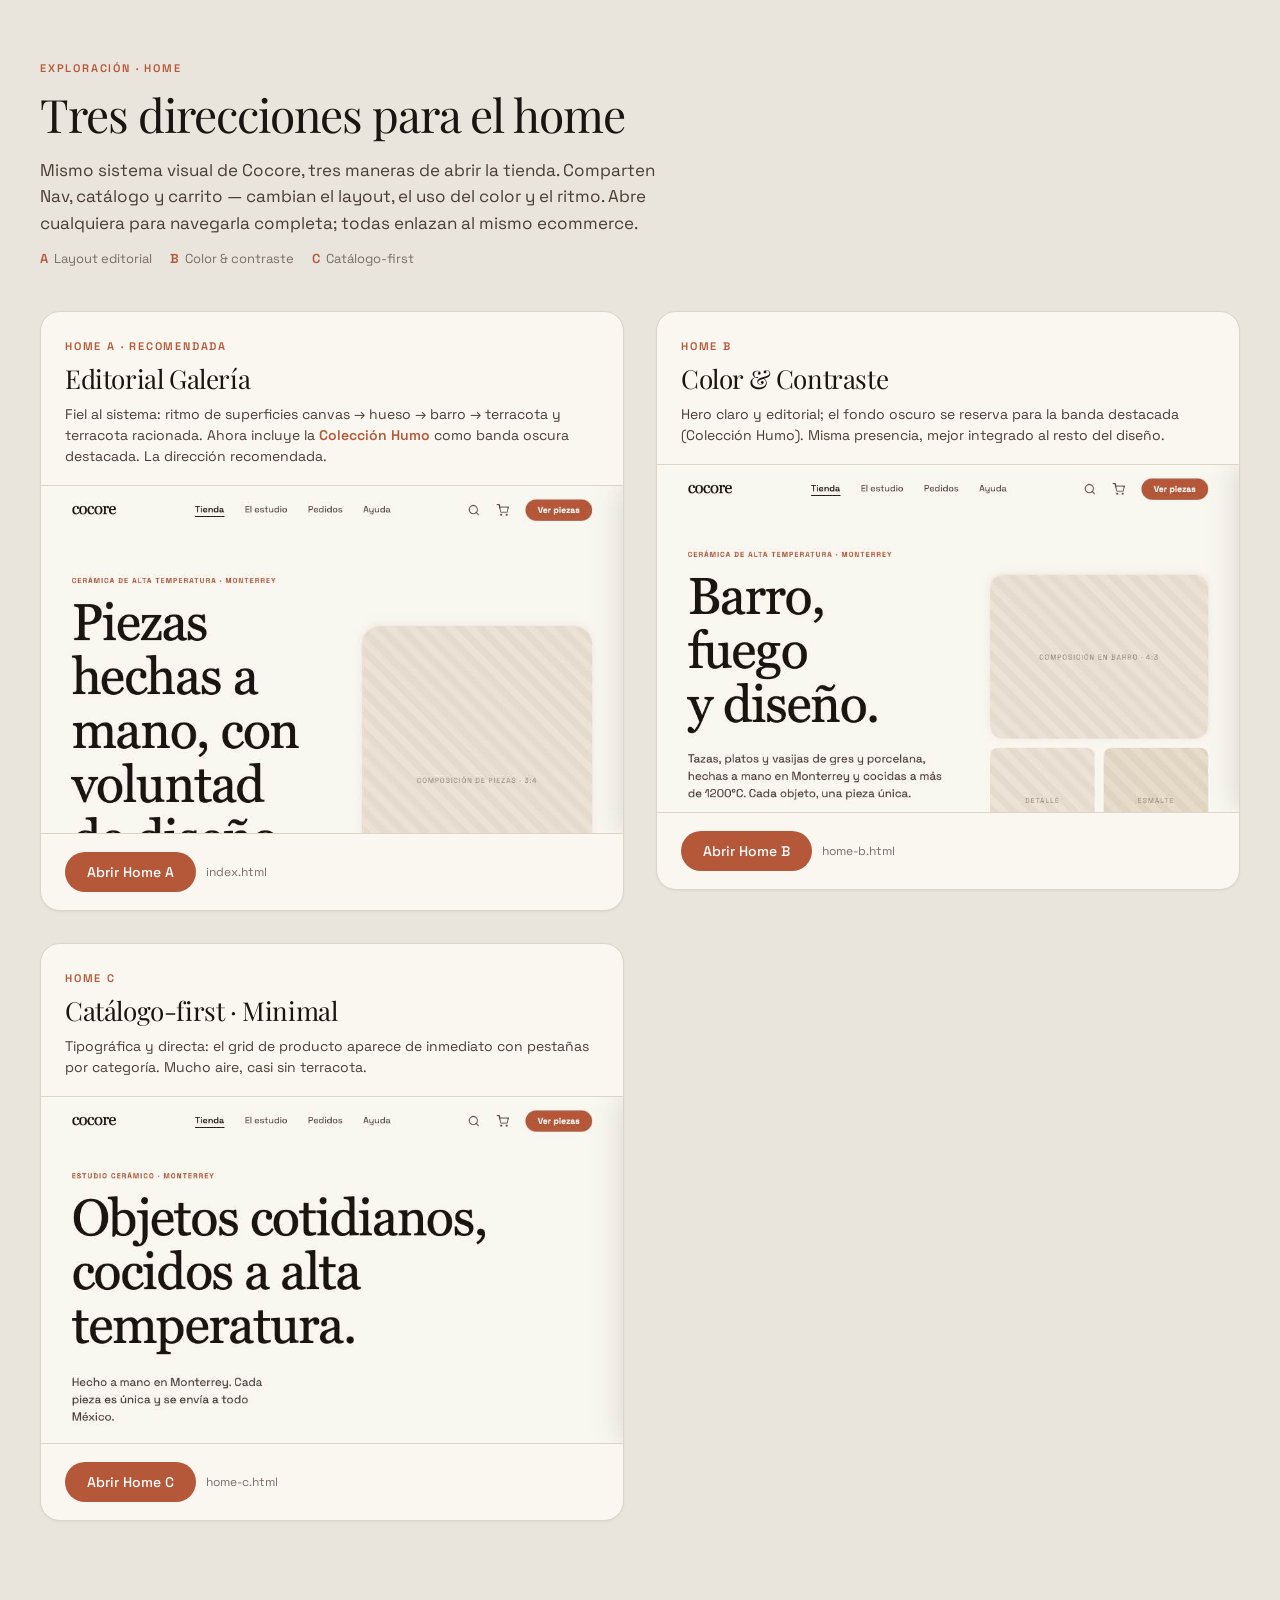
<file: explorar-home.html>
<!DOCTYPE html>
<html lang="es">
<head>
<meta charset="UTF-8">
<meta name="viewport" content="width=device-width, initial-scale=1.0">
<title>Cocore — Variaciones del Home</title>
<link rel="stylesheet" href="colors_and_type.css">
<style>
  * { box-sizing: border-box; }
  html, body { margin: 0; background: #e9e4dc; color: var(--ink); font-family: var(--font-body); }
  .wrap { max-width: 1320px; margin: 0 auto; padding: 56px 40px 80px; }
  .head { margin-bottom: 44px; }
  .grid { display: grid; grid-template-columns: repeat(auto-fit, minmax(380px, 1fr)); gap: 32px; align-items: start; }
  .card { background: var(--canvas); border: 1px solid var(--hairline); border-radius: var(--radius-lg); overflow: hidden; box-shadow: 0 1px 3px rgba(26,21,16,.05); }
  .card-h { padding: 22px 24px 18px; }
  .badge { display:inline-block; font-size:11px; font-weight:600; letter-spacing:1.8px; text-transform:uppercase; color: var(--terracota); margin-bottom: 8px; }
  .card-h h2 { font-family: var(--font-display); font-weight: 400; font-size: 26px; letter-spacing: -.4px; margin: 0 0 8px; }
  .card-h p { font-size: 14px; line-height: 1.5; color: var(--body); margin: 0; }
  .frame { position: relative; overflow: hidden; border-top: 1px solid var(--hairline); background: var(--canvas); }
  .frame img { width: 100%; display:block; }
  .card-f { display:flex; gap:10px; padding: 18px 24px; border-top: 1px solid var(--hairline); }
  a.btn { display:inline-flex; align-items:center; gap:7px; text-decoration:none; font-size:14px; font-weight:500; border-radius: var(--radius-pill); padding: 11px 22px; cursor:pointer; transition: background .18s; }
  a.primary { background: var(--terracota); color:#fff; }
  a.primary:hover { background: var(--terracota-active); }
  a.ghost { background: transparent; color: var(--ink); border:1px solid var(--hairline); }
  a.ghost:hover { border-color: var(--ink); }
  .tag { font-size:12px; color: var(--muted); }
  .head h1 { font-family: var(--font-display); font-weight: 400; font-size: 46px; letter-spacing: -1px; margin: 0 0 12px; }
  .head p { font-size: 17px; line-height: 1.55; color: var(--body); max-width: 640px; margin: 0; }
  .dims { display:flex; gap:18px; flex-wrap:wrap; margin-top: 14px; }
  .dims span { font-size:13px; color: var(--muted); display:flex; align-items:center; gap:6px; }
  .dims b { color: var(--terracota); font-weight:600; }
</style>
</head>
<body>
<template id="__bundler_thumbnail" data-bg-color="#e9e4dc">
  <svg viewBox="0 0 1200 800" xmlns="http://www.w3.org/2000/svg">
    <rect width="1200" height="800" fill="#e9e4dc"/>
    <rect x="170" y="230" width="260" height="340" rx="20" fill="#faf6f0" stroke="#ddd5c8" stroke-width="3"/>
    <rect x="470" y="230" width="260" height="340" rx="20" fill="#faf6f0" stroke="#ddd5c8" stroke-width="3"/>
    <rect x="770" y="230" width="260" height="340" rx="20" fill="#faf6f0" stroke="#ddd5c8" stroke-width="3"/>
    <rect x="200" y="270" width="120" height="14" rx="7" fill="#b5583a"/>
    <rect x="200" y="300" width="180" height="22" rx="6" fill="#1a1510"/>
    <rect x="200" y="370" width="200" height="160" rx="12" fill="#e6dccd"/>
    <rect x="500" y="370" width="200" height="160" rx="12" fill="#e6dccd"/>
    <rect x="800" y="370" width="200" height="160" rx="12" fill="#e6dccd"/>
    <circle cx="600" cy="150" r="40" fill="#b5583a"/>
  </svg>
</template>
<div class="wrap">
  <div class="head">
    <div class="badge" style="color: var(--terracota)">Exploración · Home</div>
    <h1>Tres direcciones para el home</h1>
    <p>Mismo sistema visual de Cocore, tres maneras de abrir la tienda. Comparten Nav, catálogo y carrito — cambian el layout, el uso del color y el ritmo. Abre cualquiera para navegarla completa; todas enlazan al mismo ecommerce.</p>
    <div class="dims">
      <span><b>A</b> Layout editorial</span>
      <span><b>B</b> Color &amp; contraste</span>
      <span><b>C</b> Catálogo-first</span>
    </div>
  </div>

  <div class="grid">
    <div class="card">
      <div class="card-h">
        <div class="badge">Home A · Recomendada</div>
        <h2>Editorial Galería</h2>
        <p>Fiel al sistema: ritmo de superficies canvas → hueso → barro → terracota y terracota racionada. Ahora incluye la <b style="color:var(--terracota);font-weight:600">Colección Humo</b> como banda oscura destacada. La dirección recomendada.</p>
      </div>
      <a class="frame" href="index.html" style="display:block"><img src="screenshots/home-a.png" alt="Home A"></a>
      <div class="card-f">
        <a class="btn primary" href="index.html">Abrir Home A</a>
        <span class="tag" style="align-self:center">index.html</span>
      </div>
    </div>

    <div class="card">
      <div class="card-h">
        <div class="badge">Home B</div>
        <h2>Color &amp; Contraste</h2>
        <p>Hero claro y editorial; el fondo oscuro se reserva para la banda destacada (Colección Humo). Misma presencia, mejor integrado al resto del diseño.</p>
      </div>
      <a class="frame" href="home-b.html" style="display:block"><img src="screenshots/home-b.png" alt="Home B"></a>
      <div class="card-f">
        <a class="btn primary" href="home-b.html">Abrir Home B</a>
        <span class="tag" style="align-self:center">home-b.html</span>
      </div>
    </div>

    <div class="card">
      <div class="card-h">
        <div class="badge">Home C</div>
        <h2>Catálogo-first · Minimal</h2>
        <p>Tipográfica y directa: el grid de producto aparece de inmediato con pestañas por categoría. Mucho aire, casi sin terracota.</p>
      </div>
      <a class="frame" href="home-c.html" style="display:block"><img src="screenshots/home-c.png" alt="Home C"></a>
      <div class="card-f">
        <a class="btn primary" href="home-c.html">Abrir Home C</a>
        <span class="tag" style="align-self:center">home-c.html</span>
      </div>
    </div>
  </div>
</div>
</body>
</html>
</file>
<file: colors_and_type.css>
/* ============================================================
   COCORE ATELIER — Colors & Type
   Estudio cerámico de alta temperatura · Monterrey
   Source of truth: README.md + uploads/cocore.md
   Fonts: Playfair Display (display, Google Fonts) + Space Grotesk (body/UI, self-hosted)
   ============================================================ */

@import url('https://fonts.googleapis.com/css2?family=Playfair+Display:ital,wght@0,400;0,500;0,600;1,400&display=swap');

/* Brand-uploaded body/UI face — self-hosted variable font (300–700). */
@font-face {
  font-family: 'Space Grotesk';
  src: url('fonts/SpaceGrotesk-VariableFont_wght.ttf') format('truetype-variations'),
       url('fonts/SpaceGrotesk-VariableFont_wght.ttf') format('truetype');
  font-weight: 300 700;
  font-style: normal;
  font-display: swap;
}

:root {
  /* ---------- BRAND & ACCENT ---------- */
  --terracota:        #b5583a;  /* Primary — color firma de la marca */
  --terracota-active: #8f3f25;  /* Hover / press del primary */
  --terracota-soft:   #e8c4b4;  /* Disabled / chip outline pastel */
  --sage:             #7a9e8e;  /* Acento metadatos: badges, materiales */
  --humo:             #a09585;  /* Gris cálido decorativo, separadores */

  /* ---------- SURFACE & BACKGROUND ---------- */
  --canvas:           #faf6f0;  /* Adobe — piso de página dominante */
  --surface-hueso:    #f2ebe0;  /* Tarjetas de producto, feature blocks */
  --surface-barro:    #e8ddd0;  /* Mayor énfasis: about, testimonial */
  --surface-dark:     #1e1a17;  /* Bandas oscuras, footer, nav scroll */
  --surface-dark-elev:#2b2520;  /* Tarjetas elevadas en banda oscura */
  --hairline:         #ddd5c8;  /* Borde 1px sobre canvas y cards */
  --hairline-soft:    #ece6dc;  /* Divisor interno misma banda */

  /* ---------- TEXT ---------- */
  --ink:              #1a1510;  /* Titulares y texto primario */
  --body-strong:      #302620;  /* Párrafos con énfasis, precio */
  --body:             #4a3d35;  /* Cuerpo de texto estándar */
  --muted:            #7a6d65;  /* Fechas, metadata, etiquetas */
  --muted-soft:       #a09585;  /* Fine print, copyright, microcopy */
  --on-primary:       #ffffff;  /* Texto sobre botones terracota */
  --on-dark:          #faf6f0;  /* Texto sobre bandas oscuras */
  --on-dark-soft:     #b0a89e;  /* Cuerpo secundario en oscuro */

  /* ---------- SEMANTIC ---------- */
  --success:          #5a8f72;  /* Confirmación, "en stock" */
  --warning:          #c47c28;  /* "Últimas piezas", stock bajo */
  --error:            #b33030;  /* Errores de formulario */

  /* ---------- TYPE FAMILIES ---------- */
  --font-display: 'Playfair Display', 'Cormorant Garamond', 'EB Garamond', Georgia, serif;
  --font-body:    'Space Grotesk', 'Inter', -apple-system, BlinkMacSystemFont, 'Segoe UI', Roboto, sans-serif;

  /* ---------- SPACING (base 8) ---------- */
  --space-1: 4px;   --space-2: 8px;   --space-3: 12px;  --space-4: 16px;
  --space-5: 20px;  --space-6: 24px;  --space-8: 32px;  --space-10: 40px;
  --space-12: 48px; --space-16: 64px; --space-20: 80px; --space-24: 96px;
  --space-30: 120px;

  /* ---------- RADIUS ---------- */
  --radius-xs: 4px;    /* badges, chips, inputs */
  --radius-sm: 8px;    /* botones, thumbnails secundarios */
  --radius-md: 12px;   /* tarjetas de producto estándar */
  --radius-lg: 20px;   /* hero de colección, modales */
  --radius-xl: 28px;   /* placeholder de imagen en hero */
  --radius-pill: 9999px;

  /* ---------- ELEVATION ---------- */
  /* Sistema mayormente plano. Profundidad por contraste + bordes. */
  --shadow-card: 0 2px 12px rgba(26,21,16,0.07); /* hover / modal de detalle */

  /* ---------- LAYOUT ---------- */
  --container-max: 1200px;
}

/* ============================================================
   SEMANTIC TYPE STYLES
   Display serif siempre en 400 con tracking negativo.
   Inter nunca supera 500 fuera de titles/labels.
   ============================================================ */

.t-hero {            /* Hero Display */
  font-family: var(--font-display); font-weight: 400;
  font-size: 80px; line-height: 1.05; letter-spacing: -1.6px; color: var(--ink);
}
.t-section {         /* Section Display */
  font-family: var(--font-display); font-weight: 400;
  font-size: 56px; line-height: 1.10; letter-spacing: -1.0px; color: var(--ink);
}
.t-heading-lg {      /* Heading LG */
  font-family: var(--font-display); font-weight: 400;
  font-size: 40px; line-height: 1.15; letter-spacing: -0.6px; color: var(--ink);
}
.t-heading-md {      /* Heading MD — precio prominente, card heading */
  font-family: var(--font-display); font-weight: 400;
  font-size: 28px; line-height: 1.20; letter-spacing: -0.3px; color: var(--ink);
}
.t-title-lg {        /* Title LG — nombre de producto */
  font-family: var(--font-body); font-weight: 500;
  font-size: 20px; line-height: 1.30; color: var(--ink);
}
.t-title-md {        /* Title MD — labels de formulario, nav activo */
  font-family: var(--font-body); font-weight: 500;
  font-size: 16px; line-height: 1.40; color: var(--ink);
}
.t-body-lg {         /* Body LG — párrafo lead */
  font-family: var(--font-body); font-weight: 400;
  font-size: 18px; line-height: 1.55; color: var(--body);
}
.t-body {            /* Body MD — cuerpo estándar */
  font-family: var(--font-body); font-weight: 400;
  font-size: 16px; line-height: 1.55; color: var(--body);
}
.t-body-sm {         /* Body SM — pie de imagen */
  font-family: var(--font-body); font-weight: 400;
  font-size: 14px; line-height: 1.55; color: var(--muted);
}
.t-button {          /* Button label */
  font-family: var(--font-body); font-weight: 500;
  font-size: 14px; line-height: 1.0; letter-spacing: 0.2px;
}
.t-caption {         /* Caption Uppercase — categorías, badges */
  font-family: var(--font-body); font-weight: 600;
  font-size: 11px; line-height: 1.4; letter-spacing: 1.8px;
  text-transform: uppercase;
}
.t-micro {           /* Micro — footer, legal */
  font-family: var(--font-body); font-weight: 400;
  font-size: 12px; line-height: 1.4; color: var(--muted-soft);
}

/* ============================================================
   RESPONSIVE — type scales down on tablet / phone.
   Layout (grids, padding) is handled per-component via useViewport.
   ============================================================ */
@media (max-width: 1024px) {
  .t-hero    { font-size: 60px; letter-spacing: -1.2px; }
  .t-section { font-size: 44px; letter-spacing: -0.8px; }
}
@media (max-width: 760px) {
  .t-hero       { font-size: 40px; line-height: 1.08; letter-spacing: -0.8px; }
  .t-section    { font-size: 32px; line-height: 1.12; letter-spacing: -0.6px; }
  .t-heading-lg { font-size: 28px; letter-spacing: -0.4px; }
  .t-heading-md { font-size: 24px; }
  .t-title-lg   { font-size: 18px; }
  .t-body-lg    { font-size: 16px; }
}
</file>
